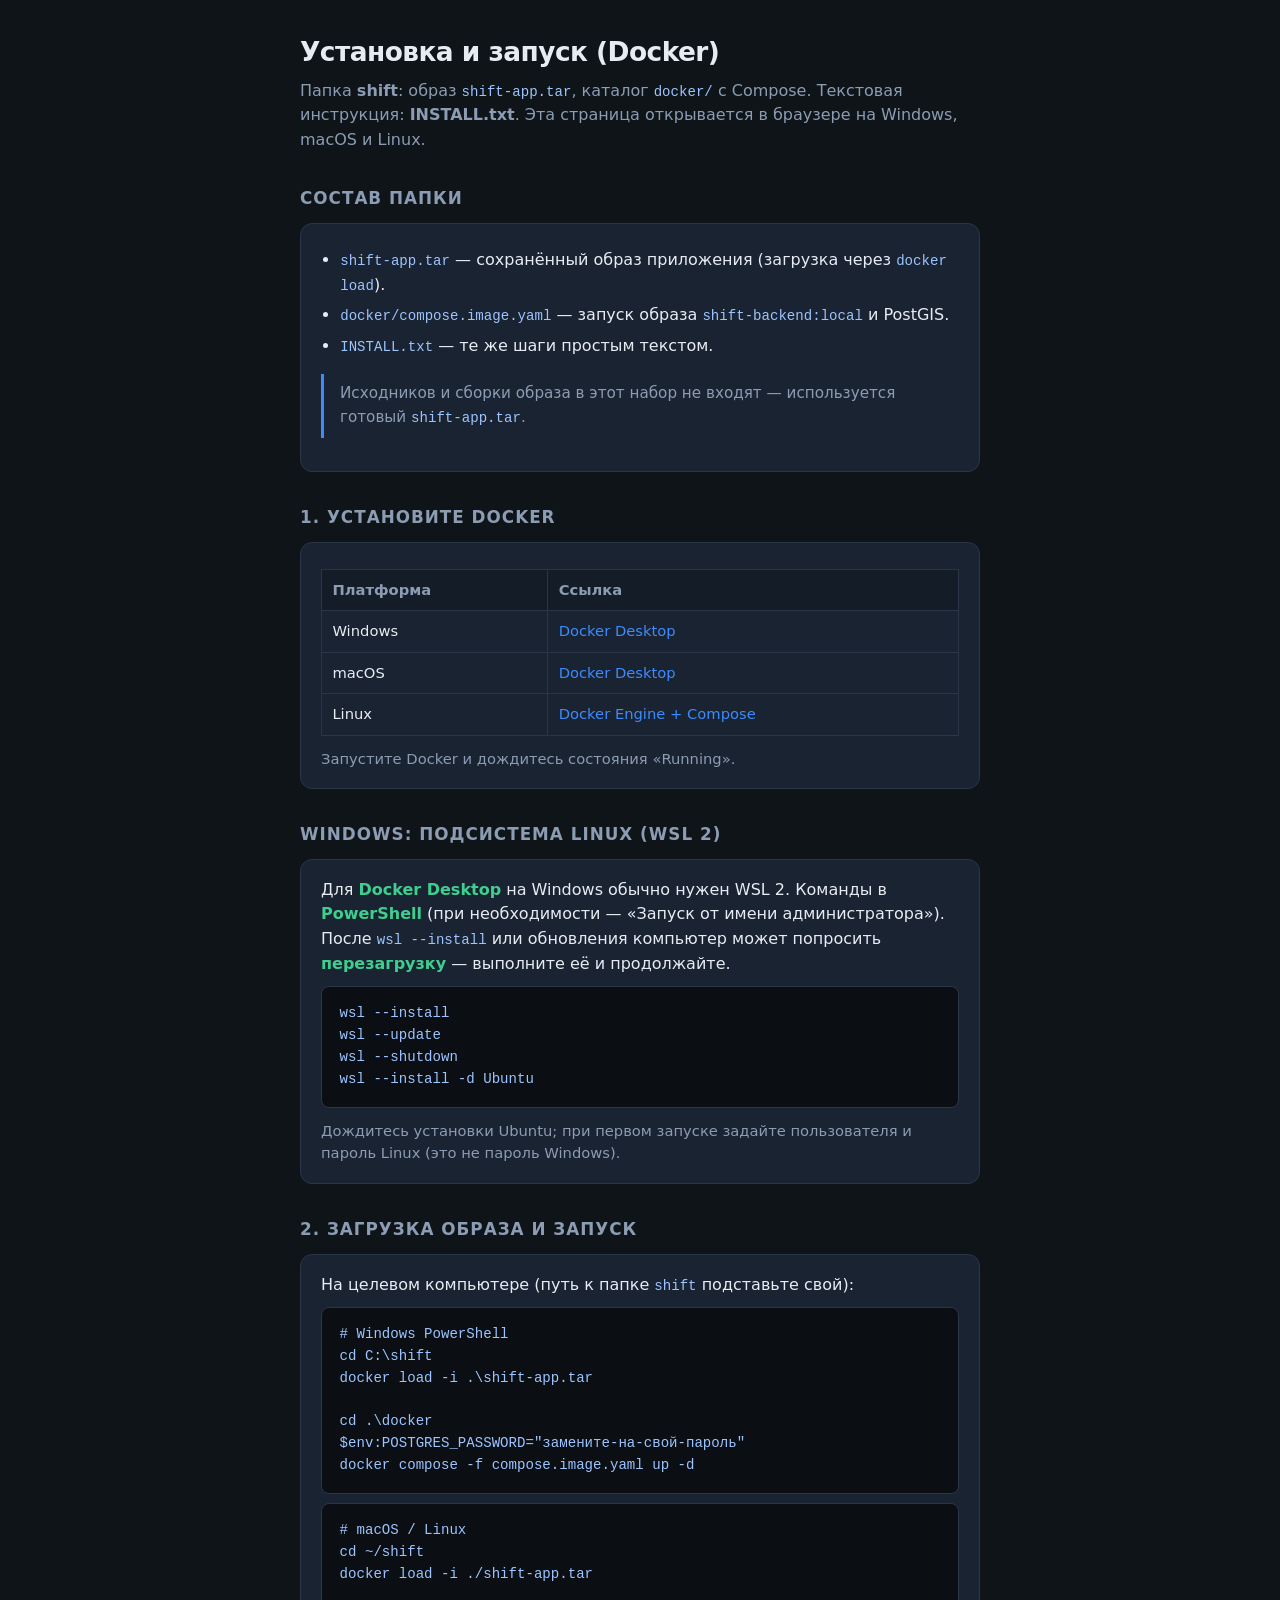
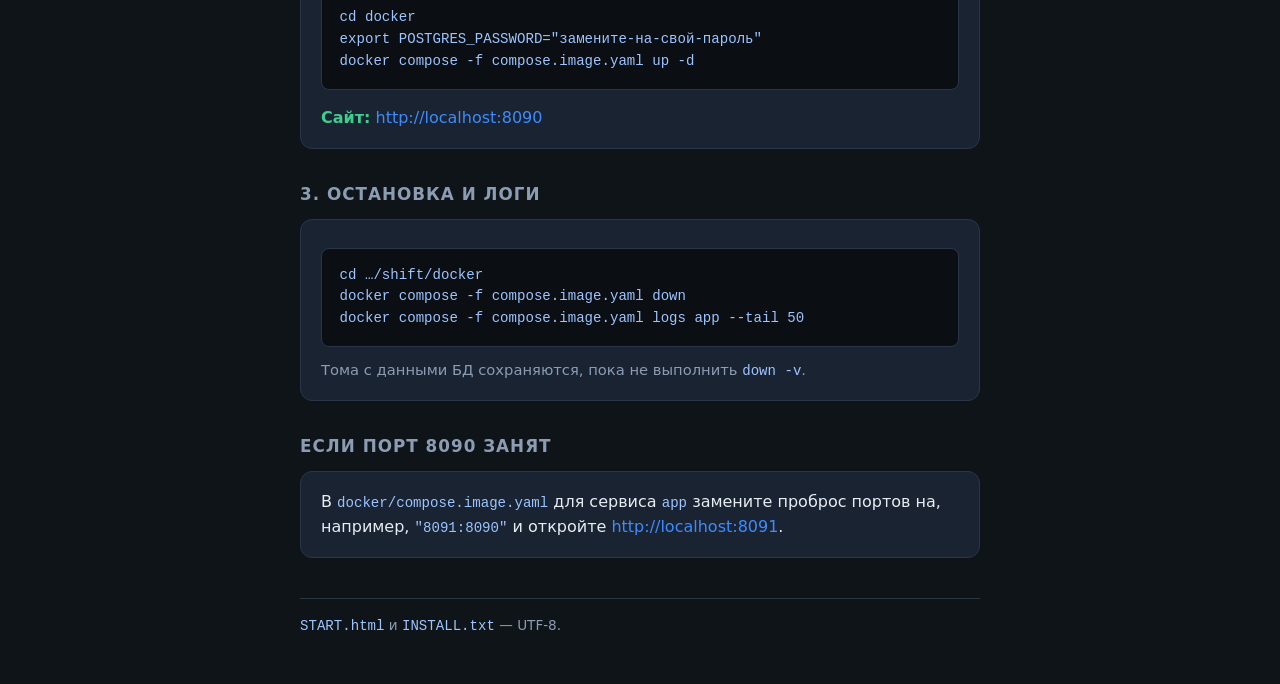
<file: shift/START.html>
<!DOCTYPE html>
<html lang="ru">
<head>
  <meta charset="UTF-8" />
  <meta name="viewport" content="width=device-width, initial-scale=1" />
  <title>Shift-backend — установка (Docker)</title>
  <style>
    :root {
      --bg: #0f1419;
      --card: #1a2332;
      --text: #e7ecf3;
      --muted: #8b9cb3;
      --accent: #3d8bfd;
      --border: #2a3548;
      --ok: #3ecf8e;
    }
    * { box-sizing: border-box; }
    body {
      margin: 0;
      min-height: 100vh;
      font-family: "Segoe UI", system-ui, -apple-system, sans-serif;
      background: var(--bg);
      color: var(--text);
      line-height: 1.55;
      font-size: 16px;
    }
    .wrap { max-width: 720px; margin: 0 auto; padding: 2rem 1.25rem 3rem; }
    h1 {
      font-size: 1.65rem;
      font-weight: 650;
      margin: 0 0 0.35rem;
      letter-spacing: -0.02em;
    }
    .lead { color: var(--muted); margin: 0 0 1.75rem; font-size: 1rem; }
    h2 {
      font-size: 1.05rem;
      text-transform: uppercase;
      letter-spacing: 0.06em;
      color: var(--muted);
      margin: 2rem 0 0.75rem;
      font-weight: 600;
    }
    .card {
      background: var(--card);
      border: 1px solid var(--border);
      border-radius: 12px;
      padding: 1.1rem 1.25rem;
      margin: 0.75rem 0;
    }
    .card strong { color: var(--ok); font-weight: 600; }
    pre, code {
      font-family: ui-monospace, "Cascadia Code", "Consolas", monospace;
      font-size: 0.88rem;
    }
    pre {
      margin: 0.6rem 0 0;
      padding: 1rem 1.1rem;
      background: #0b0f14;
      border-radius: 8px;
      overflow-x: auto;
      border: 1px solid var(--border);
      white-space: pre-wrap;
      word-break: break-word;
    }
    code { color: #9cc4ff; }
    ul { margin: 0.4rem 0 0; padding-left: 1.2rem; }
    li { margin: 0.35rem 0; }
    table {
      width: 100%;
      border-collapse: collapse;
      font-size: 0.92rem;
      margin-top: 0.5rem;
    }
    th, td {
      border: 1px solid var(--border);
      padding: 0.55rem 0.65rem;
      text-align: left;
    }
    th { background: #141c28; color: var(--muted); font-weight: 600; }
    a { color: var(--accent); text-decoration: none; }
    a:hover { text-decoration: underline; }
    .note {
      border-left: 3px solid var(--accent);
      padding: 0.5rem 0 0.5rem 1rem;
      margin: 1rem 0;
      color: var(--muted);
      font-size: 0.95rem;
    }
    footer {
      margin-top: 2.5rem;
      padding-top: 1rem;
      border-top: 1px solid var(--border);
      color: var(--muted);
      font-size: 0.85rem;
    }
  </style>
</head>
<body>
  <div class="wrap">
    <h1>Установка и запуск (Docker)</h1>
    <p class="lead">Папка <strong>shift</strong>: образ <code>shift-app.tar</code>, каталог <code>docker/</code> с Compose. Текстовая инструкция: <strong>INSTALL.txt</strong>. Эта страница открывается в браузере на Windows, macOS и Linux.</p>

    <h2>Состав папки</h2>
    <div class="card">
      <ul>
        <li><code>shift-app.tar</code> — сохранённый образ приложения (загрузка через <code>docker load</code>).</li>
        <li><code>docker/compose.image.yaml</code> — запуск образа <code>shift-backend:local</code> и PostGIS.</li>
        <li><code>INSTALL.txt</code> — те же шаги простым текстом.</li>
      </ul>
      <p class="note">Исходников и сборки образа в этот набор не входят — используется готовый <code>shift-app.tar</code>.</p>
    </div>

    <h2>1. Установите Docker</h2>
    <div class="card">
      <table>
        <thead>
          <tr><th>Платформа</th><th>Ссылка</th></tr>
        </thead>
        <tbody>
          <tr><td>Windows</td><td><a href="https://docs.docker.com/desktop/setup/install/windows-install/">Docker Desktop</a></td></tr>
          <tr><td>macOS</td><td><a href="https://docs.docker.com/desktop/setup/install/mac-install/">Docker Desktop</a></td></tr>
          <tr><td>Linux</td><td><a href="https://docs.docker.com/engine/install/">Docker Engine + Compose</a></td></tr>
        </tbody>
      </table>
      <p style="margin:0.75rem 0 0; color:var(--muted); font-size:0.92rem;">Запустите Docker и дождитесь состояния «Running».</p>
    </div>

    <h2>Windows: подсистема Linux (WSL&nbsp;2)</h2>
    <div class="card">
      <p style="margin:0 0 0.5rem;">Для <strong>Docker Desktop</strong> на Windows обычно нужен WSL&nbsp;2. Команды в <strong>PowerShell</strong> (при необходимости — «Запуск от имени администратора»). После <code>wsl --install</code> или обновления компьютер может попросить <strong>перезагрузку</strong> — выполните её и продолжайте.</p>
      <pre><code>wsl --install
wsl --update
wsl --shutdown
wsl --install -d Ubuntu</code></pre>
      <p style="margin:0.75rem 0 0; color:var(--muted); font-size:0.92rem;">Дождитесь установки Ubuntu; при первом запуске задайте пользователя и пароль Linux (это не пароль Windows).</p>
    </div>

    <h2>2. Загрузка образа и запуск</h2>
    <div class="card">
      <p style="margin:0 0 0.5rem;">На целевом компьютере (путь к папке <code>shift</code> подставьте свой):</p>
      <pre><code># Windows PowerShell
cd C:\shift
docker load -i .\shift-app.tar

cd .\docker
$env:POSTGRES_PASSWORD="замените-на-свой-пароль"
docker compose -f compose.image.yaml up -d</code></pre>
      <pre><code># macOS / Linux
cd ~/shift
docker load -i ./shift-app.tar

cd docker
export POSTGRES_PASSWORD="замените-на-свой-пароль"
docker compose -f compose.image.yaml up -d</code></pre>
      <p style="margin:1rem 0 0;"><strong>Сайт:</strong> <a href="http://localhost:8090">http://localhost:8090</a></p>
    </div>

    <h2>3. Остановка и логи</h2>
    <div class="card">
      <pre><code>cd …/shift/docker
docker compose -f compose.image.yaml down
docker compose -f compose.image.yaml logs app --tail 50</code></pre>
      <p style="margin:0.75rem 0 0; color:var(--muted); font-size:0.92rem;">Тома с данными БД сохраняются, пока не выполнить <code>down -v</code>.</p>
    </div>

    <h2>Если порт 8090 занят</h2>
    <div class="card">
      <p style="margin:0;">В <code>docker/compose.image.yaml</code> для сервиса <code>app</code> замените проброс портов на, например, <code>"8091:8090"</code> и откройте <a href="http://localhost:8091">http://localhost:8091</a>.</p>
    </div>

    <footer>
      <code>START.html</code> и <code>INSTALL.txt</code> — UTF-8.
    </footer>
  </div>
</body>
</html>
</file>
